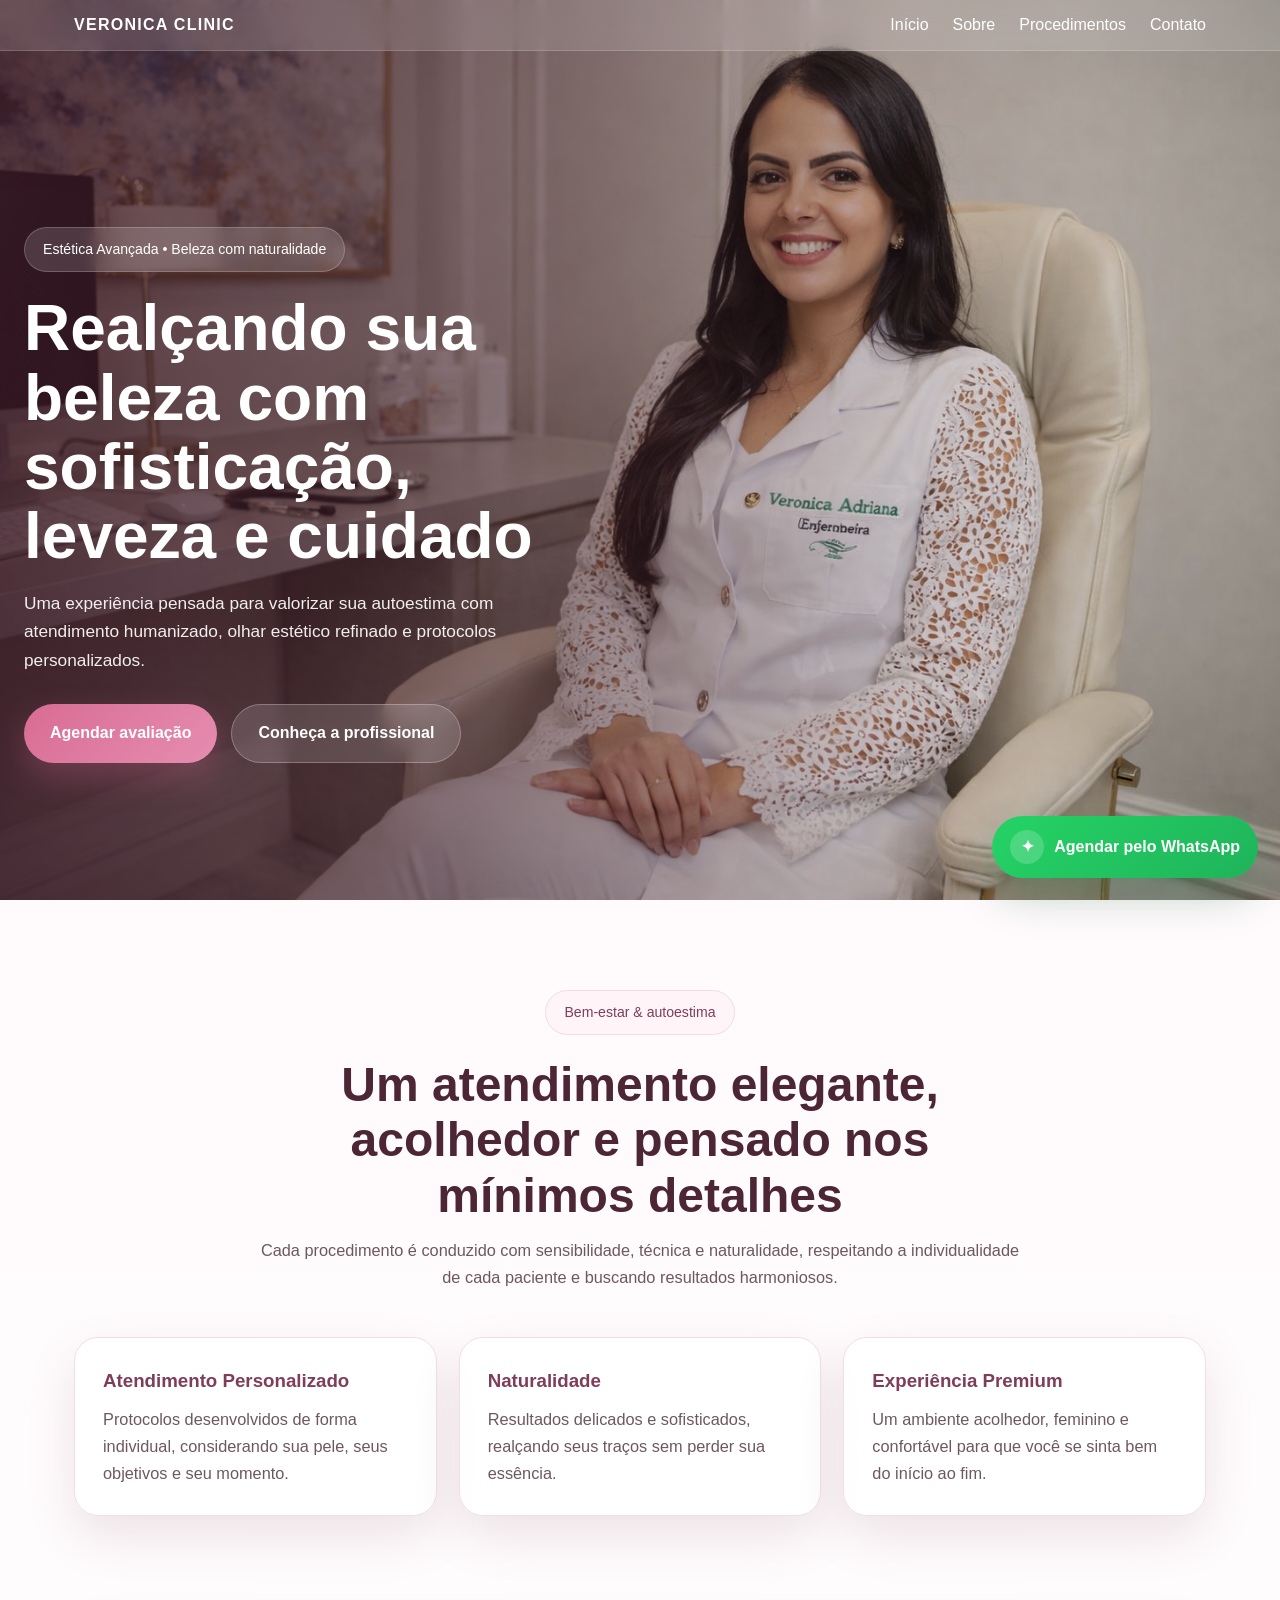
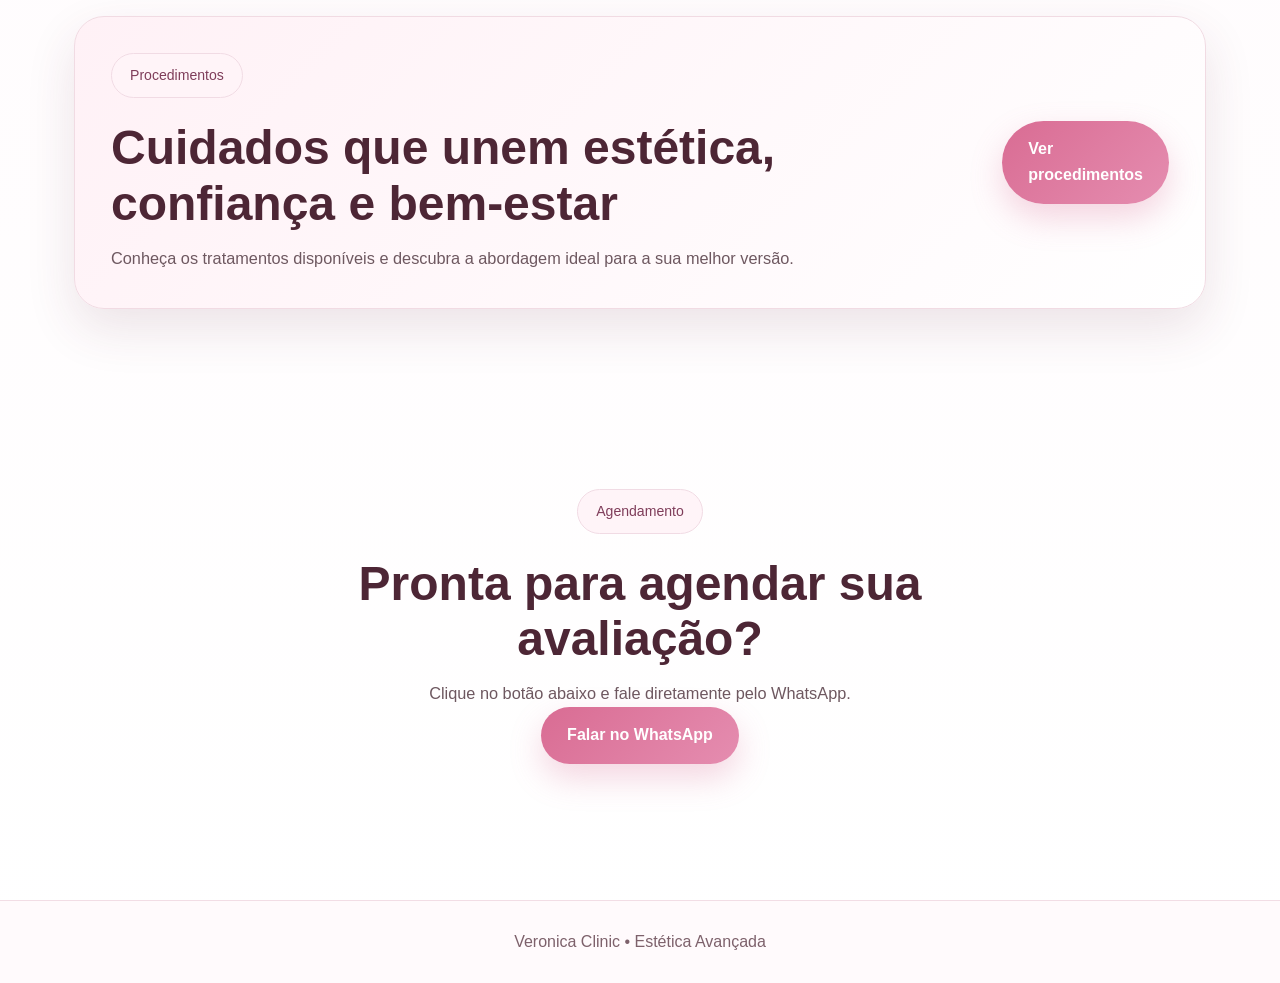
<file: index.html>
<!DOCTYPE html>
<html lang="pt-BR">
<head>
  <meta charset="UTF-8" />
  <meta name="viewport" content="width=device-width, initial-scale=1.0" />
  <title>Veronica Clinic | Estética Avançada</title>
  <link rel="stylesheet" href="style.css" />
</head>
<body>
  <header class="navbar">
    <div class="nav-wrapper">
      <a class="brand" href="index.html">Veronica Clinic</a>
      <nav>
        <a href="index.html">Início</a>
        <a href="sobre.html">Sobre</a>
        <a href="servicos.html">Procedimentos</a>
        <a href="contato.html">Contato</a>
      </nav>
    </div>
  </header>

  <section class="hero">
    <div class="overlay"></div>

    <div class="hero-content">
      <span class="tag">Estética Avançada • Beleza com naturalidade</span>
      <h1>Realçando sua beleza com sofisticação, leveza e cuidado</h1>
      <p>
        Uma experiência pensada para valorizar sua autoestima com atendimento
        humanizado, olhar estético refinado e protocolos personalizados.
      </p>

      <div class="hero-buttons">
        <a href="https://wa.me/5537996654140?text=Olá,%20gostaria%20de%20agendar%20uma%20avaliação." target="_blank" rel="noopener" class="btn btn-primary">Agendar avaliação</a>
        <a href="sobre.html" class="btn btn-secondary">Conheça a profissional</a>
      </div>
    </div>
  </section>

  <section class="section intro">
    <div class="section-header">
      <span class="mini-tag">Bem-estar & autoestima</span>
      <h2>Um atendimento elegante, acolhedor e pensado nos mínimos detalhes</h2>
      <p>
        Cada procedimento é conduzido com sensibilidade, técnica e naturalidade,
        respeitando a individualidade de cada paciente e buscando resultados
        harmoniosos.
      </p>
    </div>

    <div class="cards">
      <article class="card">
        <h3>Atendimento Personalizado</h3>
        <p>
          Protocolos desenvolvidos de forma individual, considerando sua pele,
          seus objetivos e seu momento.
        </p>
      </article>

      <article class="card">
        <h3>Naturalidade</h3>
        <p>
          Resultados delicados e sofisticados, realçando seus traços sem perder
          sua essência.
        </p>
      </article>

      <article class="card">
        <h3>Experiência Premium</h3>
        <p>
          Um ambiente acolhedor, feminino e confortável para que você se sinta
          bem do início ao fim.
        </p>
      </article>
    </div>
  </section>

  <section class="section highlight">
    <div class="highlight-box">
      <div>
        <span class="mini-tag">Procedimentos</span>
        <h2>Cuidados que unem estética, confiança e bem-estar</h2>
        <p>
          Conheça os tratamentos disponíveis e descubra a abordagem ideal para a
          sua melhor versão.
        </p>
      </div>
      <a href="servicos.html" class="btn btn-primary">Ver procedimentos</a>
    </div>
  </section>

  <section class="section contact-cta">
    <div class="section-header">
      <span class="mini-tag">Agendamento</span>
      <h2>Pronta para agendar sua avaliação?</h2>
      <p>
        Clique no botão abaixo e fale diretamente pelo WhatsApp.
      </p>
      <a href="https://wa.me/5537996654140?text=Olá,%20gostaria%20de%20agendar%20uma%20avaliação." target="_blank" rel="noopener" class="btn btn-primary">Falar no WhatsApp</a>
    </div>
  </section>

  <footer class="footer">
    <p>Veronica Clinic • Estética Avançada</p>
  </footer>

  <a
    href="https://wa.me/5537996654140?text=Olá,%20gostaria%20de%20agendar%20uma%20avaliação."
    class="whatsapp-float"
    target="_blank"
    rel="noopener"
    aria-label="Falar no WhatsApp"
    title="Falar no WhatsApp"
  >
    <span class="wa-icon">✦</span>
    <span class="wa-text">Agendar pelo WhatsApp</span>
  </a>
</body>
</html>
</file>
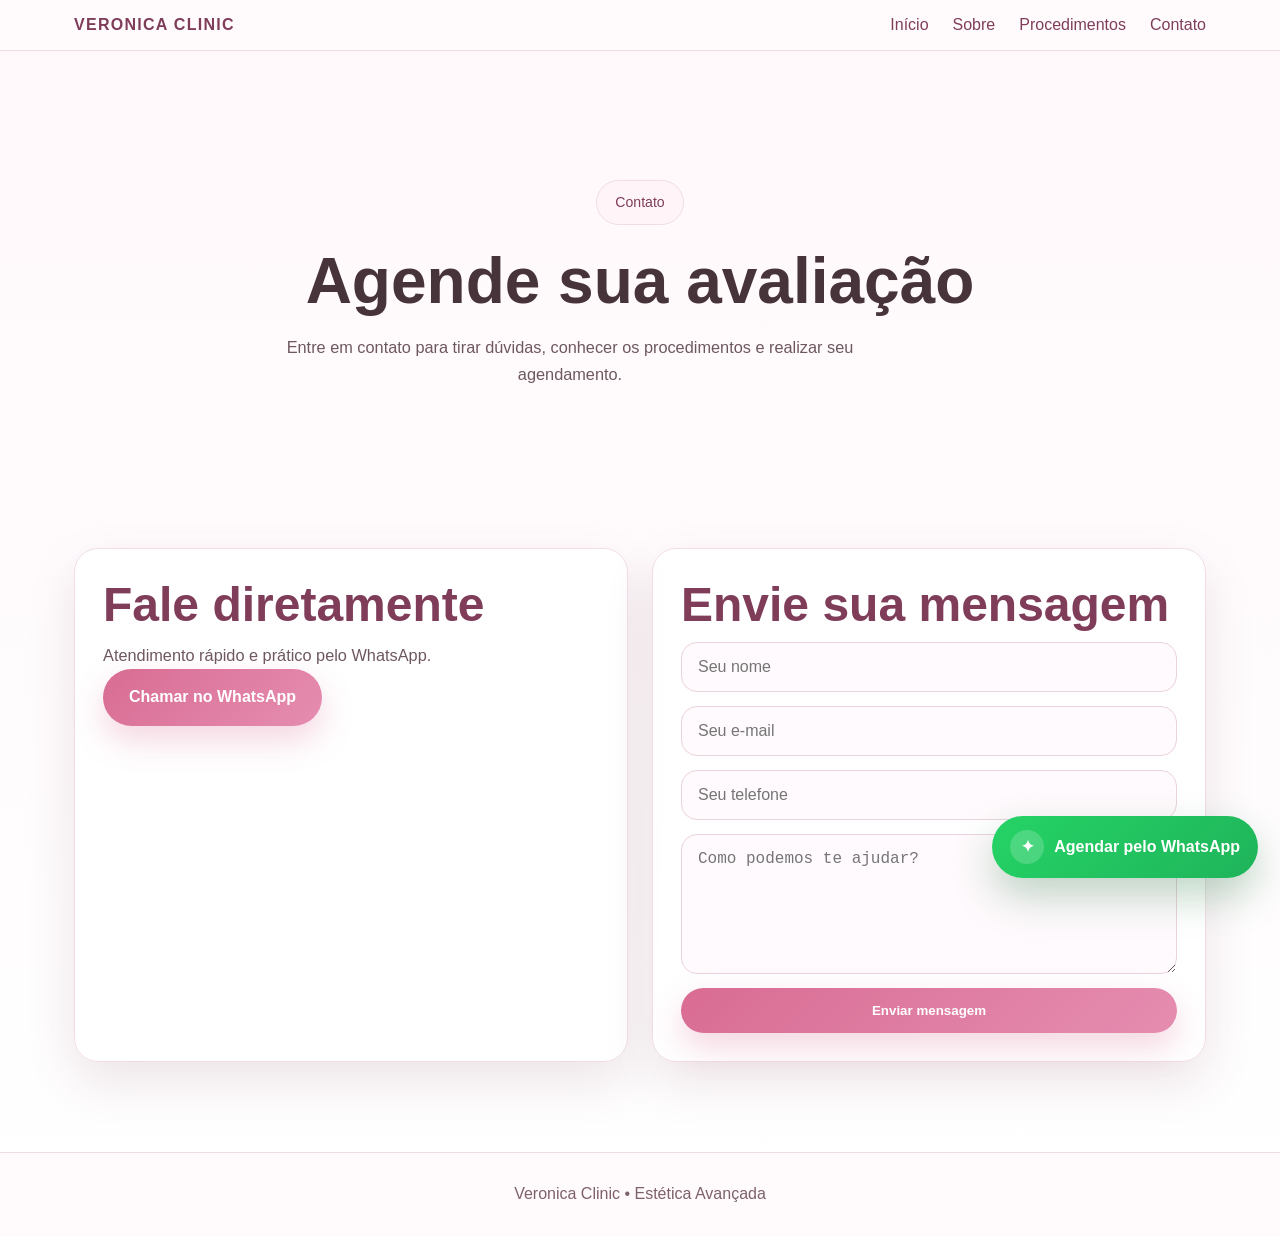
<file: contato.html>
<!DOCTYPE html>
<html lang="pt-BR">
<head>
  <meta charset="UTF-8" />
  <meta name="viewport" content="width=device-width, initial-scale=1.0" />
  <title>Contato | Veronica Clinic</title>
  <link rel="stylesheet" href="style.css" />
</head>
<body>
  <header class="navbar solid">
    <div class="nav-wrapper">
      <a class="brand dark" href="index.html">Veronica Clinic</a>
      <nav class="dark-nav">
        <a href="index.html">Início</a>
        <a href="sobre.html">Sobre</a>
        <a href="servicos.html">Procedimentos</a>
        <a href="contato.html">Contato</a>
      </nav>
    </div>
  </header>

  <main class="page-shell">
    <section class="section page-hero">
      <div class="section-header">
        <span class="mini-tag">Contato</span>
        <h1>Agende sua avaliação</h1>
        <p>
          Entre em contato para tirar dúvidas, conhecer os procedimentos e
          realizar seu agendamento.
        </p>
      </div>
    </section>

    <section class="section contact-grid">
      <div class="soft-card">
        <h2>Fale diretamente</h2>
        <p>Atendimento rápido e prático pelo WhatsApp.</p>
        <a href="https://wa.me/5537996654140?text=Olá,%20gostaria%20de%20agendar%20uma%20avaliação." target="_blank" rel="noopener" class="btn btn-primary">Chamar no WhatsApp</a>
      </div>

      <div class="soft-card">
        <h2>Envie sua mensagem</h2>
        <form>
          <input type="text" placeholder="Seu nome" required />
          <input type="email" placeholder="Seu e-mail" required />
          <input type="tel" placeholder="Seu telefone" />
          <textarea placeholder="Como podemos te ajudar?"></textarea>
          <button type="submit">Enviar mensagem</button>
        </form>
      </div>
    </section>
  </main>

  <footer class="footer">
    <p>Veronica Clinic • Estética Avançada</p>
  </footer>

  <a
    href="https://wa.me/5537996654140?text=Olá,%20gostaria%20de%20agendar%20uma%20avaliação."
    class="whatsapp-float"
    target="_blank"
    rel="noopener"
    aria-label="Falar no WhatsApp"
    title="Falar no WhatsApp"
  >
    <span class="wa-icon">✦</span>
    <span class="wa-text">Agendar pelo WhatsApp</span>
  </a>
</body>
</html>
</file>
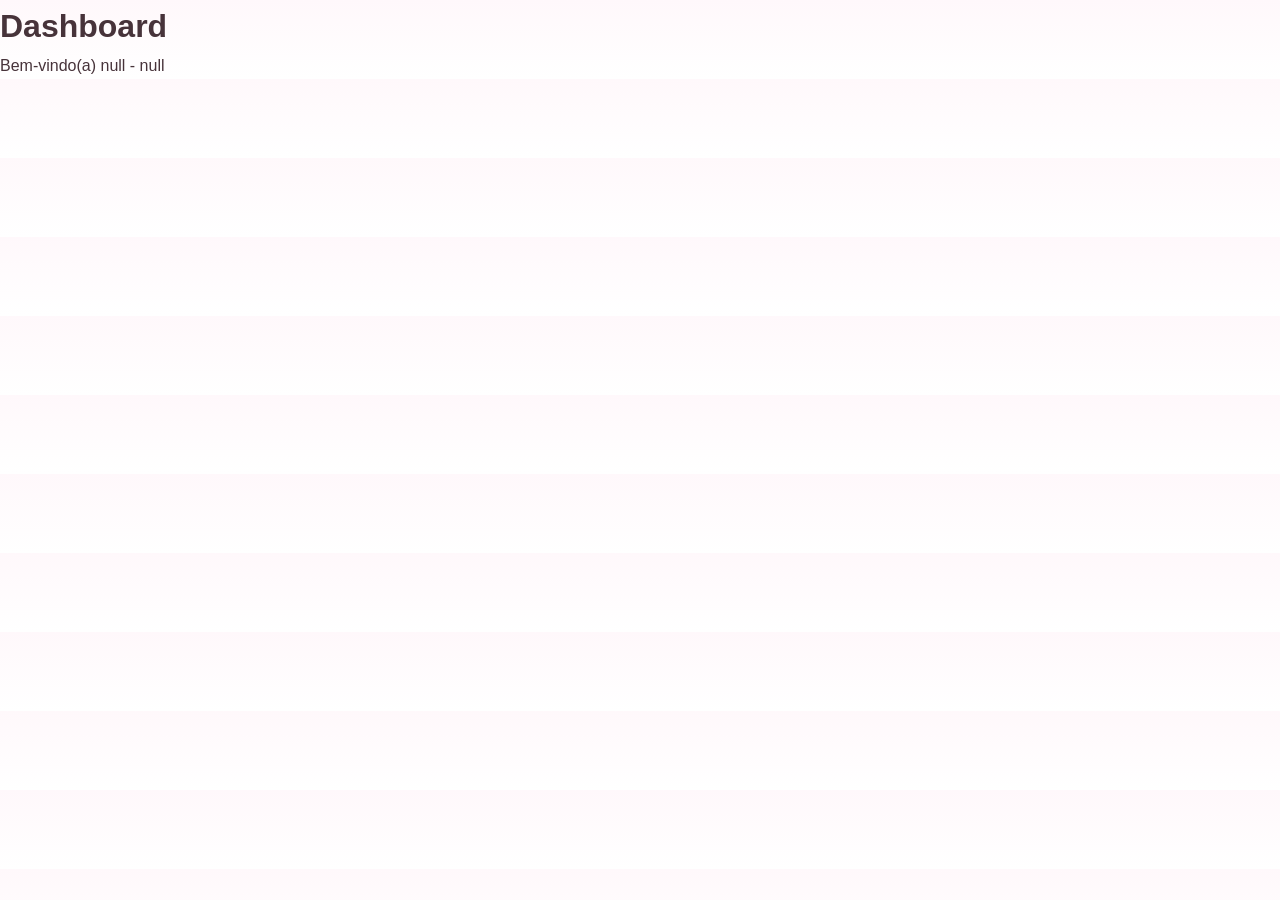
<file: dashboard.html>
<!DOCTYPE html>
<html lang="pt-BR">
<head>
<meta charset="UTF-8">
<meta name="viewport" content="width=device-width, initial-scale=1.0">
<title>Dashboard</title>
<link rel="stylesheet" href="style.css">
</head>
<body>
<div class="container">
<h1>Dashboard</h1>
<p id="user-info"></p>
</div>
<script>
const nome = localStorage.getItem('profissionalNome');
const especialidade = localStorage.getItem('profissionalEspecialidade');
document.getElementById('user-info').textContent = `Bem-vindo(a) ${nome} - ${especialidade}`;
</script>
</body>
</html>
</file>
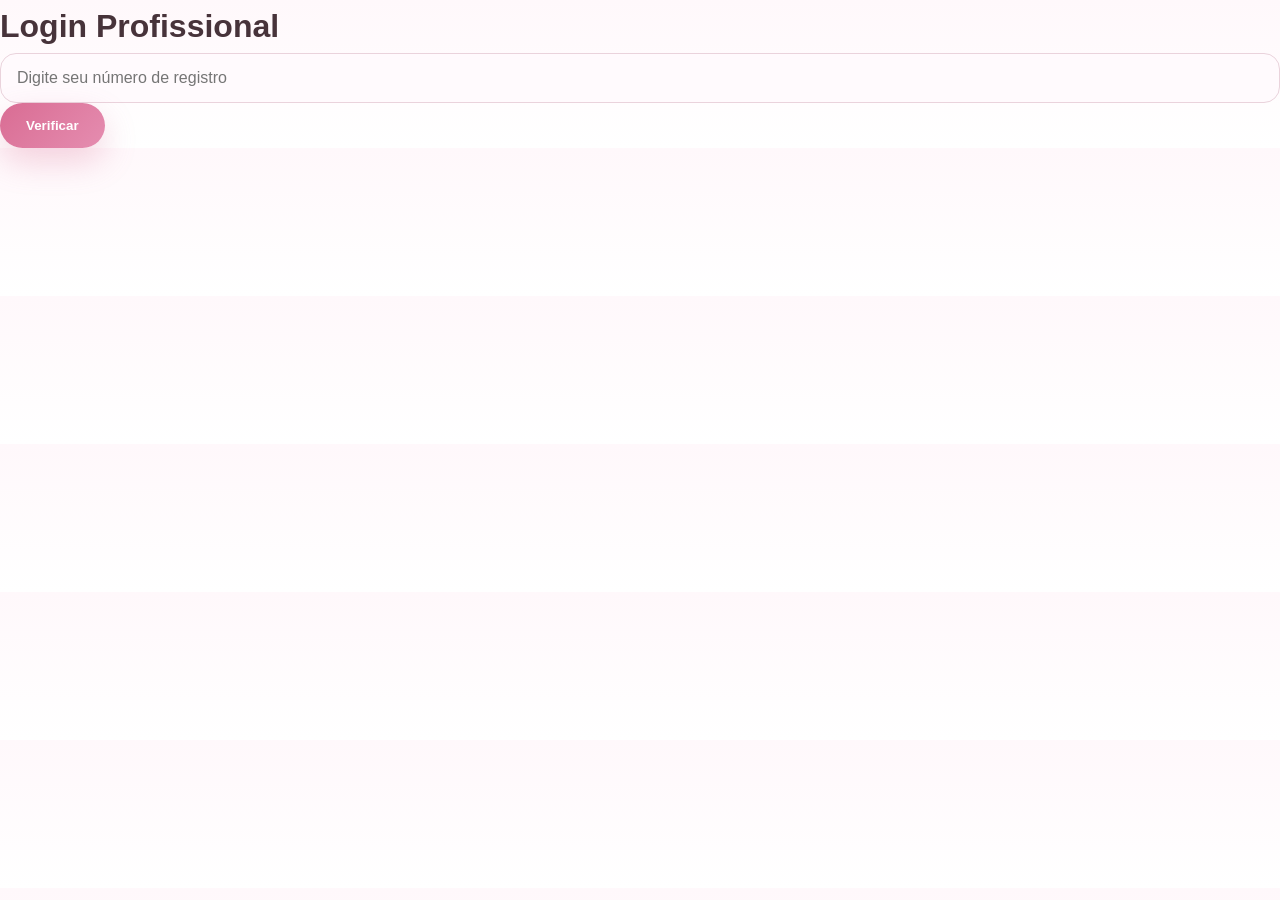
<file: login.html>
<!DOCTYPE html>
<html lang="pt-BR">
<head>
<meta charset="UTF-8">
<meta name="viewport" content="width=device-width, initial-scale=1.0">
<title>Login Profissional</title>
<link rel="stylesheet" href="style.css">
</head>
<body>
<div class="container">
<h1>Login Profissional</h1>
<input type="text" id="reg-num" placeholder="Digite seu número de registro">
<button onclick="buscarProfissional()">Verificar</button>
<div id="prof-info"></div>
<button id="enter-btn" onclick="entrar()" style="display:none;">Entrar</button>
</div>
<script>
const profissionais = [
  { reg: '12345', nome: 'Dr. Ana Souza', especialidade: 'Cardiologia' },
  { reg: '23456', nome: 'Dr. Bruno Lima', especialidade: 'Dermatologia' },
  { reg: '34567', nome: 'Dra. Carla Mendes', especialidade: 'Pediatria' },
  { reg: '45678', nome: 'Dr. Diego Torres', especialidade: 'Ortopedia' },
  { reg: '56789', nome: 'Dra. Elisa Santos', especialidade: 'Ginecologia' }
];
function buscarProfissional() {
  const reg = document.getElementById('reg-num').value.trim();
  const prof = profissionais.find(p => p.reg === reg);
  const infoDiv = document.getElementById('prof-info');
  const enterBtn = document.getElementById('enter-btn');
  if(prof){
    infoDiv.textContent = `Olá, ${prof.nome} - ${prof.especialidade}`;
    enterBtn.style.display = 'inline-block';
    localStorage.setItem('profissionalNome', prof.nome);
    localStorage.setItem('profissionalEspecialidade', prof.especialidade);
  } else {
    infoDiv.textContent = 'Número de registro não encontrado.';
    enterBtn.style.display = 'none';
  }
}
function entrar(){ window.location.href='dashboard.html'; }
</script>
</body>
</html>
</file>
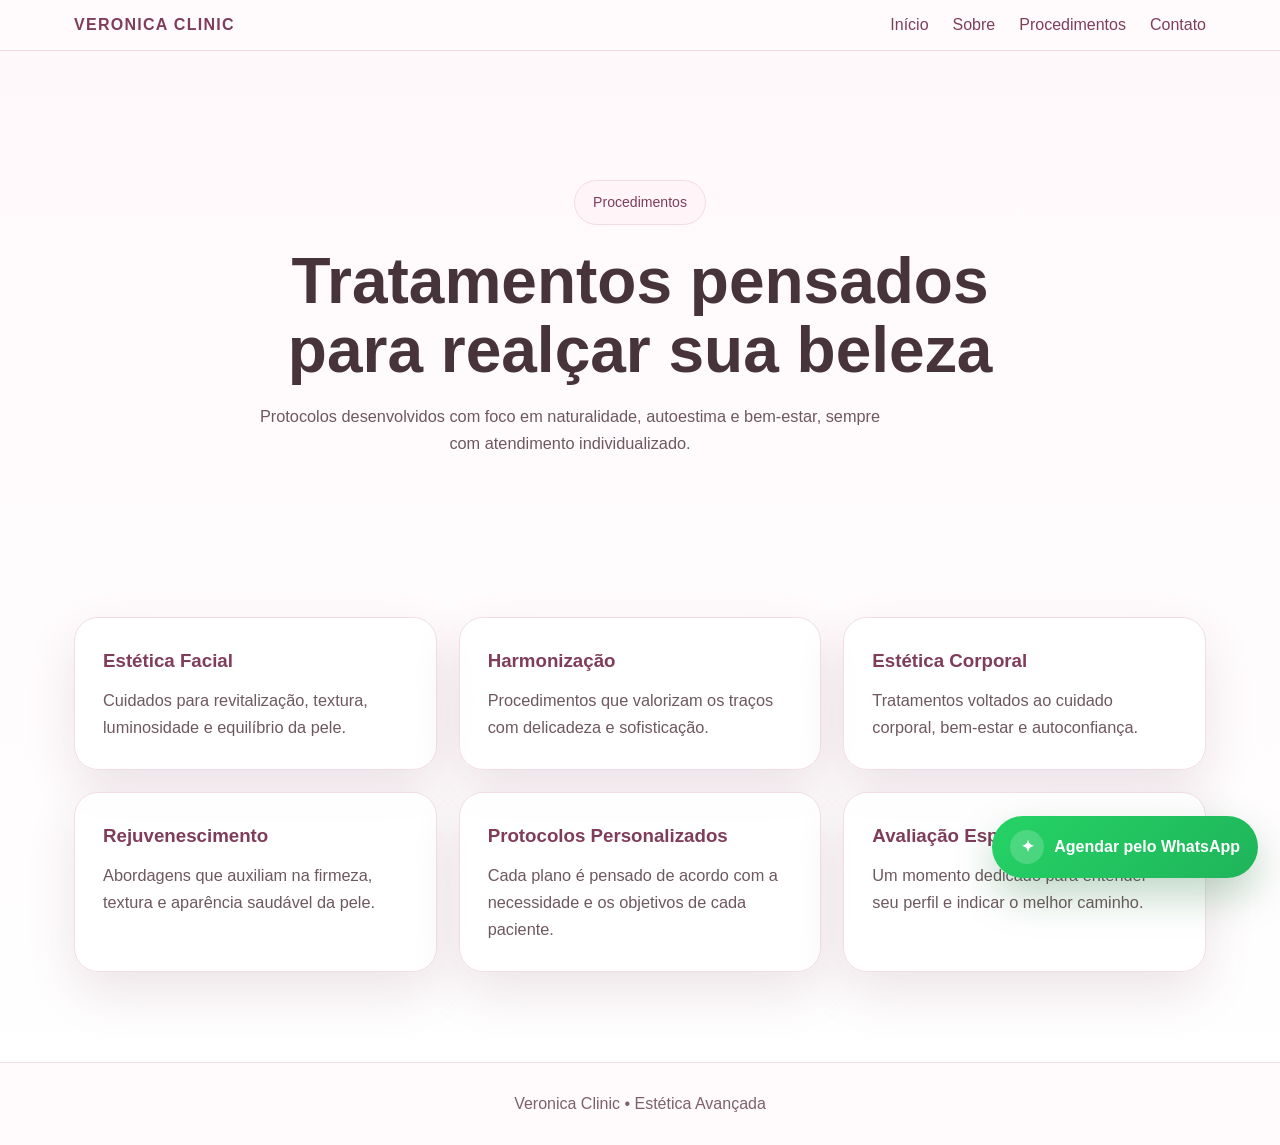
<file: servicos.html>
<!DOCTYPE html>
<html lang="pt-BR">
<head>
  <meta charset="UTF-8" />
  <meta name="viewport" content="width=device-width, initial-scale=1.0" />
  <title>Procedimentos | Veronica Clinic</title>
  <link rel="stylesheet" href="style.css" />
</head>
<body>
  <header class="navbar solid">
    <div class="nav-wrapper">
      <a class="brand dark" href="index.html">Veronica Clinic</a>
      <nav class="dark-nav">
        <a href="index.html">Início</a>
        <a href="sobre.html">Sobre</a>
        <a href="servicos.html">Procedimentos</a>
        <a href="contato.html">Contato</a>
      </nav>
    </div>
  </header>

  <main class="page-shell">
    <section class="section page-hero">
      <div class="section-header">
        <span class="mini-tag">Procedimentos</span>
        <h1>Tratamentos pensados para realçar sua beleza</h1>
        <p>
          Protocolos desenvolvidos com foco em naturalidade, autoestima e
          bem-estar, sempre com atendimento individualizado.
        </p>
      </div>
    </section>

    <section class="section">
      <div class="cards">
        <article class="card">
          <h3>Estética Facial</h3>
          <p>Cuidados para revitalização, textura, luminosidade e equilíbrio da pele.</p>
        </article>
        <article class="card">
          <h3>Harmonização</h3>
          <p>Procedimentos que valorizam os traços com delicadeza e sofisticação.</p>
        </article>
        <article class="card">
          <h3>Estética Corporal</h3>
          <p>Tratamentos voltados ao cuidado corporal, bem-estar e autoconfiança.</p>
        </article>
        <article class="card">
          <h3>Rejuvenescimento</h3>
          <p>Abordagens que auxiliam na firmeza, textura e aparência saudável da pele.</p>
        </article>
        <article class="card">
          <h3>Protocolos Personalizados</h3>
          <p>Cada plano é pensado de acordo com a necessidade e os objetivos de cada paciente.</p>
        </article>
        <article class="card">
          <h3>Avaliação Especializada</h3>
          <p>Um momento dedicado para entender seu perfil e indicar o melhor caminho.</p>
        </article>
      </div>
    </section>
  </main>

  <footer class="footer">
    <p>Veronica Clinic • Estética Avançada</p>
  </footer>

  <a
    href="https://wa.me/5537996654140?text=Olá,%20gostaria%20de%20agendar%20uma%20avaliação."
    class="whatsapp-float"
    target="_blank"
    rel="noopener"
    aria-label="Falar no WhatsApp"
    title="Falar no WhatsApp"
  >
    <span class="wa-icon">✦</span>
    <span class="wa-text">Agendar pelo WhatsApp</span>
  </a>
</body>
</html>
</file>
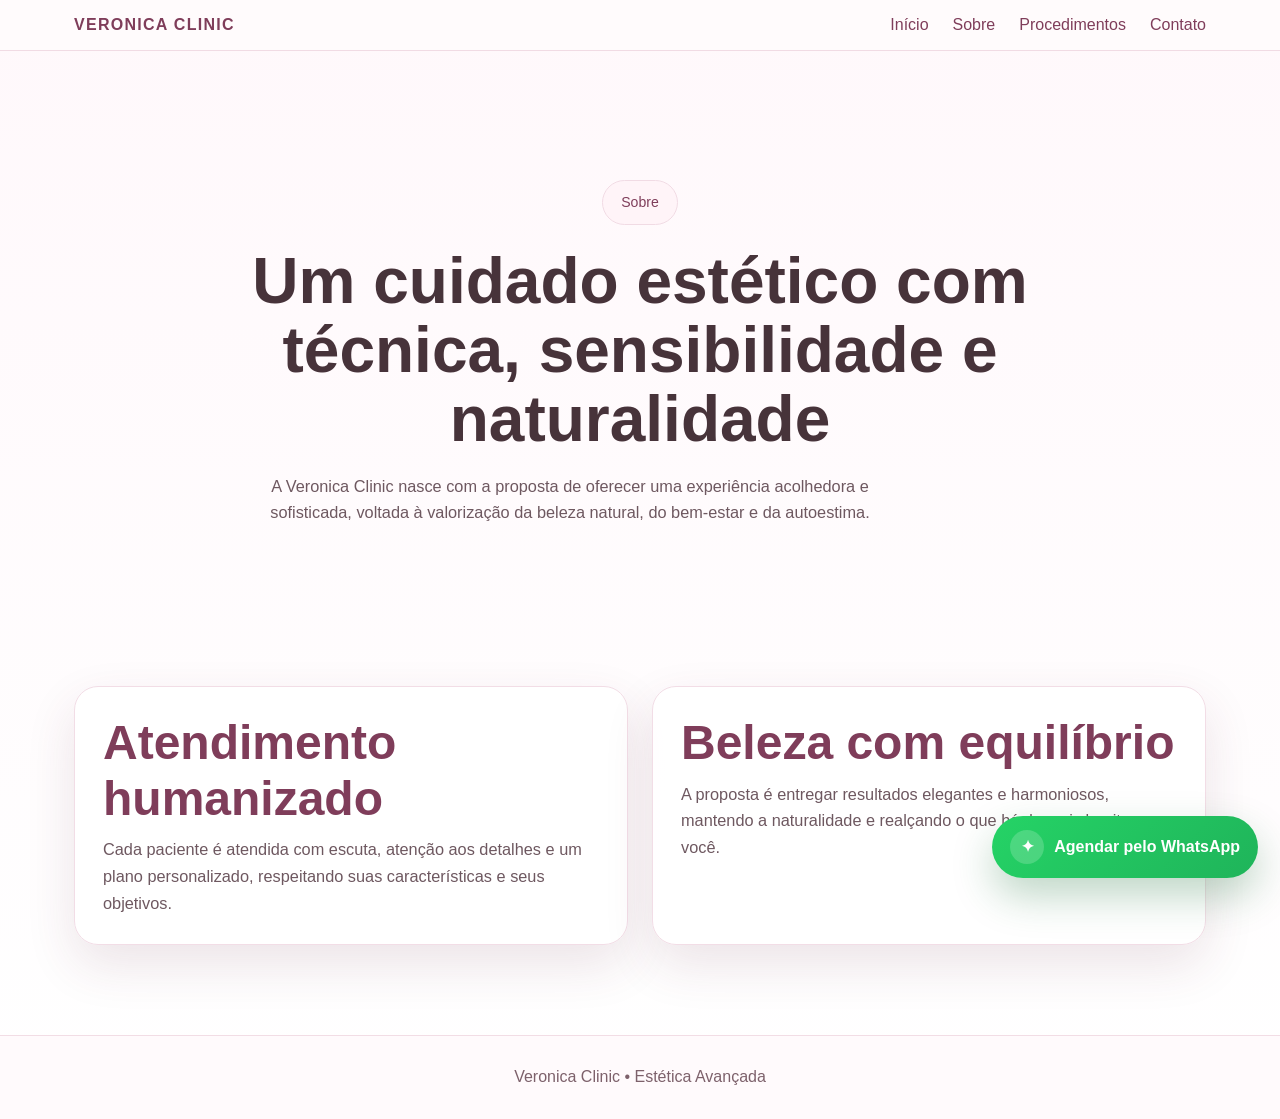
<file: sobre.html>
<!DOCTYPE html>
<html lang="pt-BR">
<head>
  <meta charset="UTF-8" />
  <meta name="viewport" content="width=device-width, initial-scale=1.0" />
  <title>Sobre | Veronica Clinic</title>
  <link rel="stylesheet" href="style.css" />
</head>
<body>
  <header class="navbar solid">
    <div class="nav-wrapper">
      <a class="brand dark" href="index.html">Veronica Clinic</a>
      <nav class="dark-nav">
        <a href="index.html">Início</a>
        <a href="sobre.html">Sobre</a>
        <a href="servicos.html">Procedimentos</a>
        <a href="contato.html">Contato</a>
      </nav>
    </div>
  </header>

  <main class="page-shell">
    <section class="section page-hero">
      <div class="section-header">
        <span class="mini-tag">Sobre</span>
        <h1>Um cuidado estético com técnica, sensibilidade e naturalidade</h1>
        <p>
          A Veronica Clinic nasce com a proposta de oferecer uma experiência
          acolhedora e sofisticada, voltada à valorização da beleza natural, do
          bem-estar e da autoestima.
        </p>
      </div>
    </section>

    <section class="section two-columns">
      <div class="soft-card">
        <h2>Atendimento humanizado</h2>
        <p>
          Cada paciente é atendida com escuta, atenção aos detalhes e um plano
          personalizado, respeitando suas características e seus objetivos.
        </p>
      </div>
      <div class="soft-card">
        <h2>Beleza com equilíbrio</h2>
        <p>
          A proposta é entregar resultados elegantes e harmoniosos, mantendo a
          naturalidade e realçando o que há de mais bonito em você.
        </p>
      </div>
    </section>
  </main>

  <footer class="footer">
    <p>Veronica Clinic • Estética Avançada</p>
  </footer>

  <a
    href="https://wa.me/5537996654140?text=Olá,%20gostaria%20de%20agendar%20uma%20avaliação."
    class="whatsapp-float"
    target="_blank"
    rel="noopener"
    aria-label="Falar no WhatsApp"
    title="Falar no WhatsApp"
  >
    <span class="wa-icon">✦</span>
    <span class="wa-text">Agendar pelo WhatsApp</span>
  </a>
</body>
</html>
</file>
<file: style.css>
:root {
  --rosa-principal: #d96c93;
  --rosa-claro: #f7d9e4;
  --rosa-suave: #fff4f8;
  --rosa-quente: #c35680;
  --vinho: #7f3d5a;
  --texto: #47333a;
  --branco: #ffffff;
  --nude: #f8eef2;
  --sombra: 0 20px 50px rgba(95, 43, 65, 0.12);
  --radius: 24px;
}

* {
  margin: 0;
  padding: 0;
  box-sizing: border-box;
}

html {
  scroll-behavior: smooth;
}

body {
  font-family: "Segoe UI", Arial, sans-serif;
  color: var(--texto);
  background: linear-gradient(to bottom, #fff8fb, #ffffff);
  line-height: 1.65;
}

a {
  text-decoration: none;
}

.navbar {
  position: fixed;
  top: 0;
  width: 100%;
  z-index: 1000;
  background: rgba(255, 247, 250, 0.14);
  backdrop-filter: blur(14px);
  border-bottom: 1px solid rgba(255, 255, 255, 0.16);
}

.navbar.solid {
  background: rgba(255, 251, 252, 0.96);
  border-bottom: 1px solid #f1dbe4;
}

.nav-wrapper {
  max-width: 1180px;
  margin: 0 auto;
  padding: 12px 24px;
  display: flex;
  align-items: center;
  justify-content: space-between;
  gap: 20px;
}

.brand {
  color: var(--branco);
  font-weight: 700;
  letter-spacing: 0.08em;
  text-transform: uppercase;
  font-size: 1rem;
}

.brand.dark {
  color: var(--vinho);
}

.navbar nav {
  display: flex;
  gap: 24px;
  flex-wrap: wrap;
}

.navbar nav a {
  color: var(--branco);
  font-weight: 500;
  transition: 0.25s ease;
}

.dark-nav a {
  color: var(--vinho) !important;
}

.navbar nav a:hover {
  color: var(--rosa-claro);
}

.dark-nav a:hover {
  color: var(--rosa-quente) !important;
}

.hero {
  position: relative;
  min-height: 100vh;
  background-image: url('img/Veronica.jpeg');
  background-size: cover;
  background-position: right 18%;
  background-repeat: no-repeat;
  display: flex;
  align-items: center;
  padding: 150px 24px 60px;
}

.overlay {
  position: absolute;
  inset: 0;
  background:
    linear-gradient(
      to right,
      rgba(58, 23, 37, 0.78) 0%,
      rgba(58, 23, 37, 0.55) 35%,
      rgba(58, 23, 37, 0.18) 70%,
      rgba(58, 23, 37, 0.06) 100%
    );
}

.hero-content {
  position: relative;
  z-index: 2;
  max-width: 760px;
  color: var(--branco);
}

.tag,
.mini-tag {
  display: inline-block;
  padding: 10px 18px;
  border-radius: 999px;
  margin-bottom: 22px;
  font-size: 0.88rem;
  backdrop-filter: blur(8px);
}

.tag {
  background: rgba(255, 255, 255, 0.15);
  border: 1px solid rgba(255, 255, 255, 0.2);
  color: var(--branco);
}

.mini-tag {
  background: var(--rosa-suave);
  border: 1px solid #f1dbe4;
  color: var(--vinho);
}

.hero h1,
.page-hero h1 {
  font-size: clamp(2.4rem, 5vw, 4.7rem);
  line-height: 1.08;
  margin-bottom: 18px;
}

.hero p,
.page-hero p {
  font-size: 1.08rem;
  max-width: 640px;
  margin-bottom: 30px;
}

.hero p {
  color: rgba(255, 255, 255, 0.92);
}

.hero-buttons {
  display: flex;
  gap: 14px;
  flex-wrap: wrap;
}

.btn,
button {
  display: inline-flex;
  align-items: center;
  justify-content: center;
  border: none;
  border-radius: 999px;
  padding: 15px 26px;
  font-weight: 600;
  cursor: pointer;
  transition: 0.28s ease;
}

.btn-primary,
button {
  background: linear-gradient(135deg, var(--rosa-principal), #e58db0);
  color: var(--branco);
  box-shadow: 0 14px 32px rgba(217, 108, 147, 0.28);
}

.btn-primary:hover,
button:hover {
  transform: translateY(-2px);
  filter: brightness(1.03);
}

.btn-secondary {
  color: var(--branco);
  background: rgba(255, 255, 255, 0.14);
  border: 1px solid rgba(255, 255, 255, 0.26);
  backdrop-filter: blur(8px);
}

.btn-secondary:hover {
  background: rgba(255, 255, 255, 0.22);
}

.page-shell {
  padding-top: 90px;
}

.section {
  max-width: 1180px;
  margin: 0 auto;
  padding: 90px 24px;
}

.page-hero {
  padding-bottom: 24px;
}

.section-header {
  text-align: center;
  max-width: 780px;
  margin: 0 auto 46px;
}

.section h2 {
  font-size: clamp(2rem, 4vw, 3rem);
  line-height: 1.15;
  margin-bottom: 14px;
  color: #4d2635;
}

.section p {
  color: #6e5860;
  font-size: 1.02rem;
}

.cards {
  display: grid;
  grid-template-columns: repeat(3, 1fr);
  gap: 22px;
}

.card,
.soft-card {
  background: rgba(255, 255, 255, 0.9);
  border: 1px solid #f2dde6;
  border-radius: var(--radius);
  padding: 28px;
  box-shadow: var(--sombra);
  transition: 0.28s ease;
}

.card:hover,
.soft-card:hover {
  transform: translateY(-6px);
}

.card h3,
.soft-card h2 {
  color: var(--vinho);
  margin-bottom: 10px;
}

.highlight {
  padding-top: 10px;
}

.highlight-box {
  display: flex;
  justify-content: space-between;
  align-items: center;
  gap: 24px;
  background: linear-gradient(135deg, #fff1f6, #ffffff);
  border: 1px solid #f1dbe3;
  border-radius: 30px;
  padding: 36px;
  box-shadow: var(--sombra);
}

.two-columns,
.contact-grid {
  display: grid;
  grid-template-columns: repeat(2, 1fr);
  gap: 24px;
}

form {
  display: grid;
  gap: 14px;
}

input,
textarea {
  width: 100%;
  padding: 15px 16px;
  border-radius: 16px;
  border: 1px solid #ead3dc;
  background: #fffafd;
  outline: none;
  font-size: 1rem;
  color: var(--texto);
}

input:focus,
textarea:focus {
  border-color: var(--rosa-principal);
  box-shadow: 0 0 0 4px rgba(217, 108, 147, 0.12);
}

textarea {
  min-height: 140px;
  resize: vertical;
}

.footer {
  text-align: center;
  padding: 28px 20px;
  color: #7d616b;
  border-top: 1px solid #f2dde5;
  background: #fffafc;
}

.whatsapp-float {
  position: fixed;
  right: 22px;
  bottom: 22px;
  z-index: 1100;
  display: inline-flex;
  align-items: center;
  gap: 10px;
  padding: 14px 18px;
  border-radius: 999px;
  background: linear-gradient(135deg, #25d366, #1fb45a);
  color: #ffffff;
  box-shadow: 0 18px 40px rgba(24, 110, 53, 0.28);
  font-weight: 700;
  transition: 0.28s ease;
}

.whatsapp-float:hover {
  transform: translateY(-3px) scale(1.01);
}

.wa-icon {
  width: 34px;
  height: 34px;
  border-radius: 50%;
  display: inline-flex;
  align-items: center;
  justify-content: center;
  background: rgba(255, 255, 255, 0.18);
  font-size: 1rem;
}

.wa-text {
  white-space: nowrap;
}

@media (max-width: 960px) {
  .cards,
  .two-columns,
  .contact-grid {
    grid-template-columns: 1fr;
  }

  .highlight-box {
    flex-direction: column;
    align-items: flex-start;
  }

  .nav-wrapper {
    flex-direction: column;
  }

  .hero {
    justify-content: center;
  }

  .hero-content {
    text-align: center;
    margin: 0 auto;
  }

  .hero p {
    margin-left: auto;
    margin-right: auto;
  }

  .hero-buttons {
    justify-content: center;
  }
}

@media (max-width: 640px) {
  .navbar nav {
    justify-content: center;
    gap: 14px;
  }

  .section {
    padding: 70px 18px;
  }

  .whatsapp-float {
    right: 14px;
    bottom: 14px;
    padding: 12px 14px;
  }

  .wa-text {
    display: none;
  }
}

.hero-content { max-width: 560px; }


/* Mobile refinements */
@media (max-width: 768px) {
  .nav-wrapper {
    padding: 14px 16px;
    gap: 10px;
  }

  .brand,
  .brand.dark {
    font-size: 0.92rem;
    letter-spacing: 0.06em;
    text-align: center;
  }

  .navbar nav {
    width: 100%;
    justify-content: center;
    gap: 10px 14px;
  }

  .navbar nav a {
    font-size: 0.92rem;
  }

  .hero {
    min-height: 100svh;
    padding: 128px 18px 36px;
    background-position: 76% center;
    align-items: center;
  }

  .overlay {
    background:
      linear-gradient(
        to bottom,
        rgba(58, 23, 37, 0.70) 0%,
        rgba(58, 23, 37, 0.56) 42%,
        rgba(58, 23, 37, 0.34) 100%
      );
  }

  .hero-content {
    max-width: 100%;
    text-align: center;
    margin: 0 auto;
  }

  .tag {
    font-size: 0.78rem;
    padding: 8px 14px;
    margin-bottom: 16px;
  }

  .hero h1 {
    font-size: 2rem;
    line-height: 1.12;
    margin-bottom: 14px;
  }

  .hero p {
    font-size: 0.98rem;
    line-height: 1.55;
    max-width: 100%;
    margin-bottom: 22px;
  }

  .hero-buttons {
    width: 100%;
    flex-direction: column;
    gap: 10px;
  }

  .hero-buttons .btn {
    width: 100%;
    min-height: 52px;
    padding: 14px 18px;
  }

  .section {
    padding: 56px 16px;
  }

  .page-shell {
    padding-top: 82px;
  }

  .page-hero {
    padding-bottom: 10px;
  }

  .section-header {
    margin-bottom: 30px;
  }

  .section h2,
  .page-hero h1 {
    font-size: 1.75rem;
    line-height: 1.18;
  }

  .section p,
  .page-hero p,
  .card p,
  .soft-card p {
    font-size: 0.96rem;
  }

  .card,
  .soft-card {
    padding: 22px 18px;
    border-radius: 20px;
  }

  .highlight-box {
    padding: 24px 18px;
    border-radius: 24px;
  }

  form {
    gap: 12px;
  }

  input,
  textarea {
    font-size: 16px;
    padding: 14px 14px;
    border-radius: 14px;
  }

  .btn,
  button {
    min-height: 50px;
  }

  .whatsapp-float {
    right: 12px;
    bottom: 12px;
    padding: 12px 14px;
    border-radius: 999px;
  }

  .wa-icon {
    width: 30px;
    height: 30px;
  }

  .wa-text {
    display: none;
  }
}

@media (max-width: 420px) {
  .hero {
    padding-top: 122px;
    background-position: 80% center;
  }

  .hero h1 {
    font-size: 1.8rem;
  }

  .hero p {
    font-size: 0.93rem;
  }

  .navbar nav a {
    font-size: 0.88rem;
  }

  .section h2,
  .page-hero h1 {
    font-size: 1.55rem;
  }

  .tag,
  .mini-tag {
    font-size: 0.74rem;
  }
}
</file>
